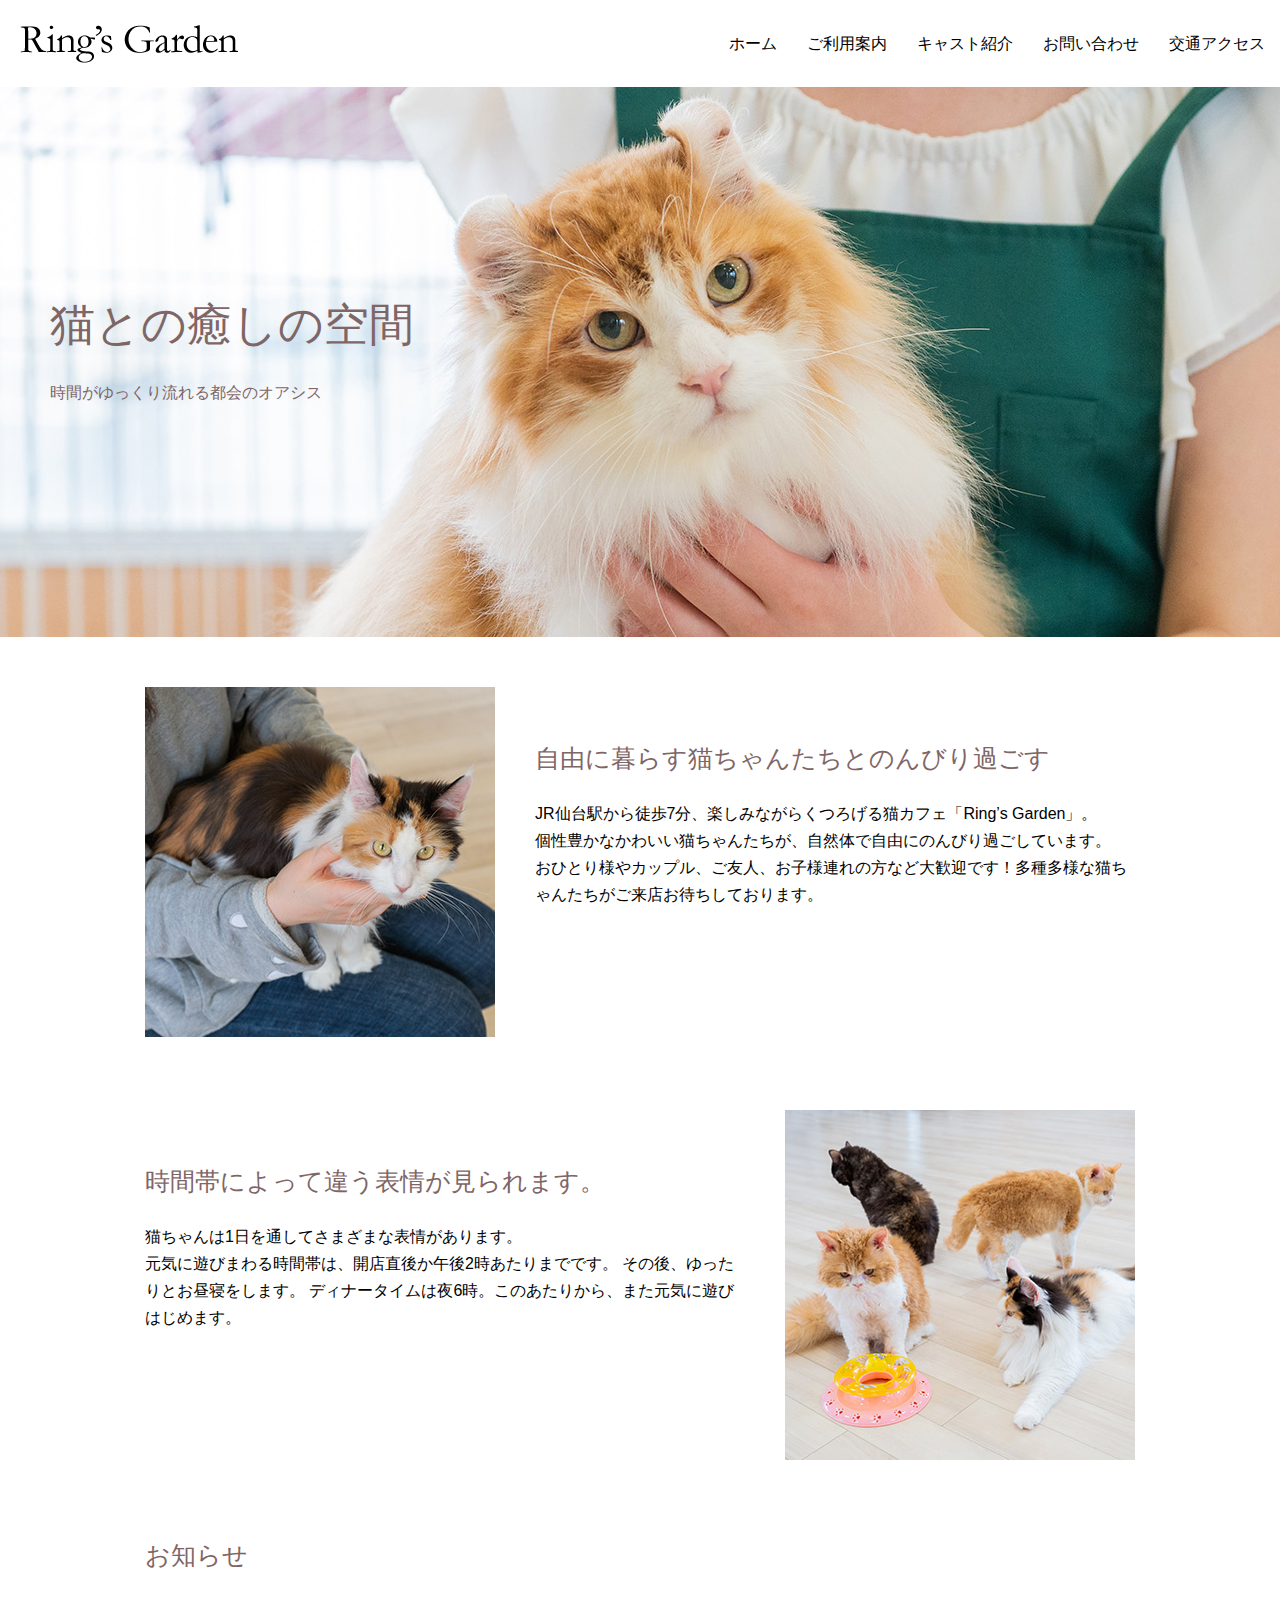
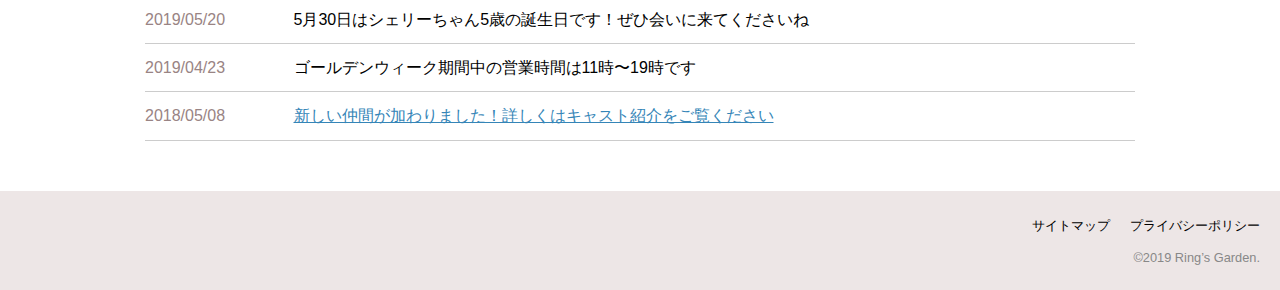
<file: index.html>
<!DOCTYPE html>
<html lang="ja">

    <!-- ↓ヘッド要素ー-->
    <head>
    <meta charset="UTF-8">
    
    <meta name="description"
          content="JR仙台駅から徒歩7分、楽しみながらくつろげる猫カフェ「Ring’s Garden」
        個性豊かな可愛い猫ちゃんたちが、自然体で自由にのんびり過ごしています。
            他ちゅ多様な猫ちゃんがご来店をお待ちしています。">
        
        <!-- ↓タイトル-->
        <title>
        Ring's Garden｜仙台市青葉区の猫カフェ
        </title>
        
        <!-- ↓cssの呼び出し-->
        
        <link rel="stylesheet"
        href="css/normalize.css">
        
        <link rel="stylesheet"
        href="css/style.css">
        
    </head>

    
<body class="home">
    
    <header>
        <!-- ↓ヘッダー要素の大見出し -->
        <h1><a href="index.html">
        <img src="images/logo.png" alt="Rings’ Garden"></a>
        </h1>
        
    
    <!-- ↓ナビゲーションバーの作成 -->
    <nav>
        <ul>
    <li><a href="index.html">ホーム</a></li>
    <li><a href="guide.html">ご利用案内</a></li>
    <li><a href="cast.html">キャスト紹介</a></li>
    <li><a href="contact.html">お問い合わせ</a></li>
    <li><a href="access.html">交通アクセス</a></li>
    </ul>

    </nav>
    </header>
    
    <!-- ↓メイン要素のマークアップ-->
    <main>
    <!-- ↓div要素を使ってmain要素をマークアップ-->
    <div class="visual">
        
        <p class="catch">猫との癒しの空間</p>
        <p>時間がゆっくり流れる都会のオアシス</p>
        </div>
    
    
        <!-- ↓便利なDiv -->
<div class="inner">
    
    
    <!-- section要素で一貫性を持たせる-->
    <section>
        
        <!-- ↓section div1回目 -->
        <div>
        <h2>自由に暮らす猫ちゃんたちとのんびり過ごす</h2>
        
        <p>JR仙台駅から徒歩7分、楽しみながらくつろげる猫カフェ「Ring’s Garden」。<br>
        個性豊かなかわいい猫ちゃんたちが、自然体で自由にのんびり過ごしています。<br>
        おひとり様やカップル、ご友人、お子様連れの方など大歓迎です！多種多様な猫ちゃんたちがご来店お待ちしております。</p>
        </div>
            <p><img src="images/top01.jpg" alt="抱っこされる猫ちゃん"></p>
        </section>
        

        <section>
        <!-- ↓section div2回目 -->
        <div>
            <h2>時間帯によって違う表情が見られます。</h2>
            <p>猫ちゃんは1日を通してさまざまな表情があります。<br>
            元気に遊びまわる時間帯は、開店直後か午後2時あたりまでです。
            その後、ゆったりとお昼寝をします。
            ディナータイムは夜6時。このあたりから、また元気に遊びはじめます。
            </p>
            </div>
        <p><img src="images/top02.jpg" alt="猫ちゃんたち"></p>
            

    </section>
<!-- ↑ 1sectionごとに画像と文章を囲む、-->
    
    <!-- ↓メイン要素終盤-->
    <h2>お知らせ</h2>
    
    <!-- ↓表要素の応用を用いてお知らせを記述-->
    <dl>
        
    <dt>2019/05/20</dt><!-- 表見出し-->
    <dd>5月30日はシェリーちゃん5歳の誕生日です！ぜひ会いに来てくださいね</dd><!-- 表段落-->
    
    <dt>2019/04/23</dt>
    <dd>ゴールデンウィーク期間中の営業時間は11時〜19時です
    </dd>
    
    <dt>2018/05/08</dt>
    <dd><a href="cast.html">新しい仲間が加わりました！詳しくはキャスト紹介をご覧ください</a>
        </dd>
</dl>
    </div>
    </main>
    <!-- ↑メイン要素終了 -->
    
    <!-- ↓初めてのフッタ -->
    <!-- ↓サイトマップ：プライバシーポリシーを記述-->
    
    <footer>
        
    <ul>
        <li>
            <a href="sitemap.html">サイトマップ</a>
        </li>
    
        <li>
            <a href="privacy.html">プライバシーポリシー</a>
        </li>
    </ul>
        <p>
            <!-- 著作権表記にはsmall要素を使う -->
            <small>
            &copy;2019 Ring’s Garden.
            </small>
            <!-- ↑ 特殊文字マークのプロパティ= 「&copy;」-->
        </p>
</footer>

</body>
    
</html>
</file>
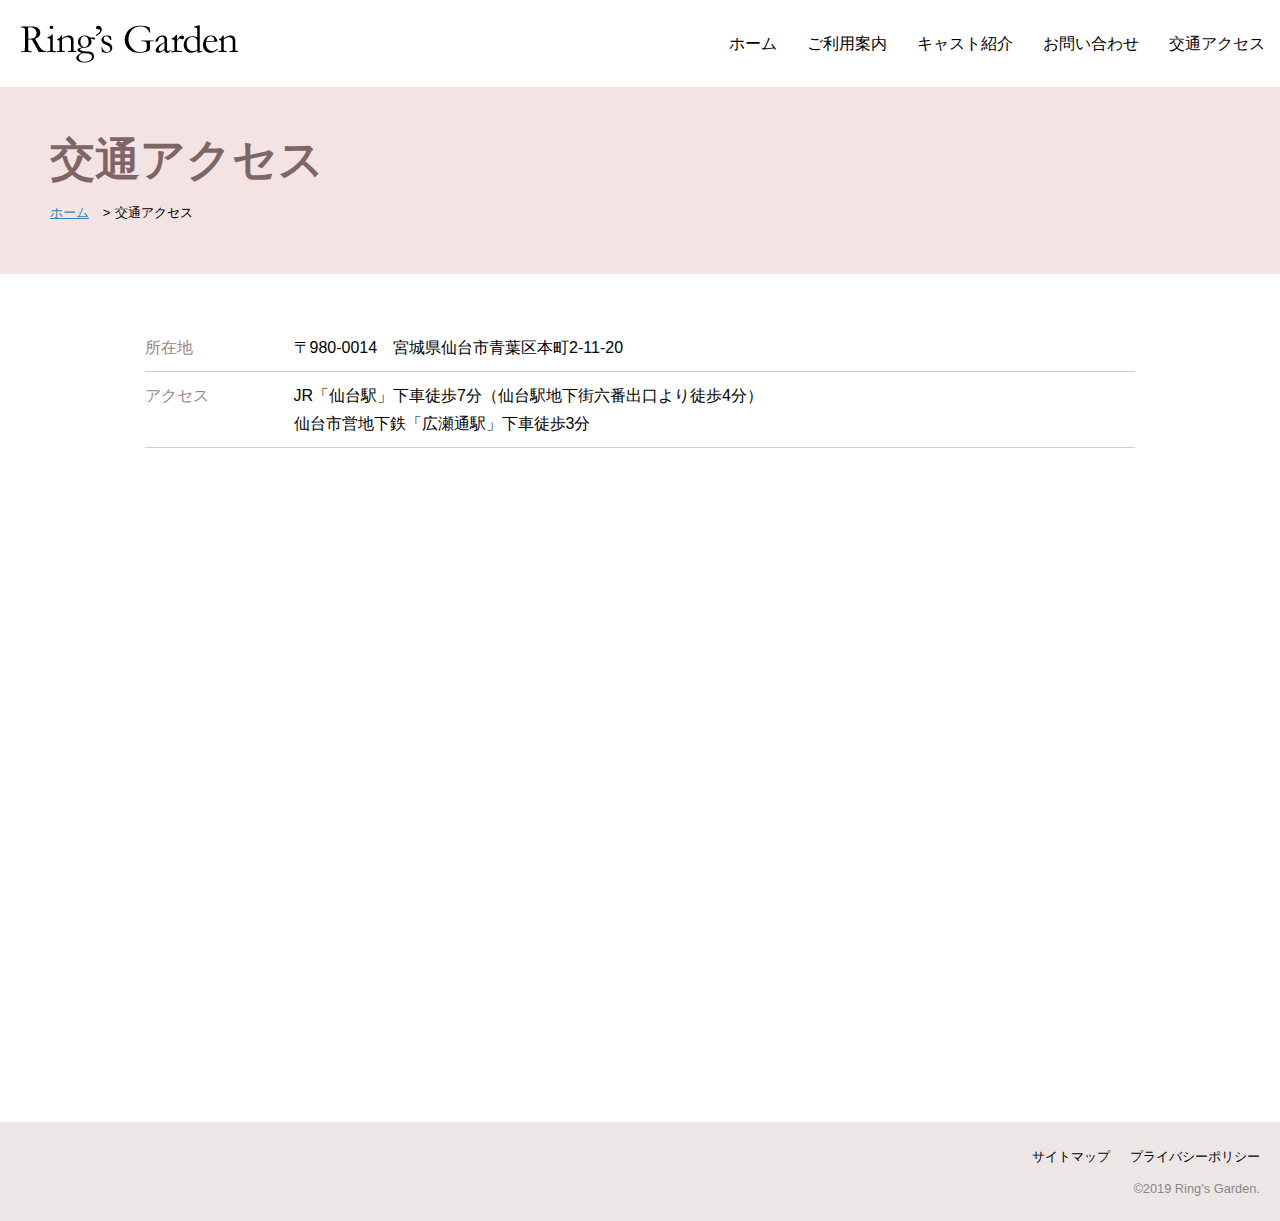
<file: access.html>
<!DOCTYPE html>
<html lang="ja">

    <!-- ↓ヘッド要素ー-->
    <head>
    <meta charset="UTF-8">
    
    <meta name="description"
          content="猫カフェ　「Ring's Garden」は宮城県仙台市青葉区本町にあります。
                   JR仙台駅から歩いて7分の場所です。仙台市営地下鉄「広瀬通駅
                   」からも徒歩3分です。
                   ">
        
        <!-- ↓タイトル-->
        <title>
        交通アクセス|Ring’es Garden
        </title>
        
        <!-- ↓cssの呼び出し-->
        
        <link rel="stylesheet"
        href="css/normalize.css">
        
        <link rel="stylesheet"
        href="css/style.css">
        
    </head>

    
<body class="access">
    
    <header>
        <!-- ↓ヘッダー要素の大見出し -->
        <h1><a href="index.html">
        <img src="images/logo.png" alt="Rings’ Garden"></a>
        </h1>
    
    
    <!-- ↓ナビゲーションバーの作成 -->
    <nav>
        <ul>
    <li><a href="index.html">ホーム</a></li>
    <li><a href="guide.html">ご利用案内</a></li>
    <li><a href="cast.html">キャスト紹介</a></li>
    <li><a href="contact.html">お問い合わせ</a></li>
    <li><a href="access.html">交通アクセス</a></li>
    </ul>

    </nav>
    </header>
    
    <!-- ↓メイン要素のマークアップ-->
    <main>
        
        
<!--パンくずリストをol、li要素で作る -->
        
    <div class="title">
        
        <h1>交通アクセス
        </h1>
        
        <ol>
        <li>
            <a href="index.html">ホーム</a>
            </li>
        <li>
        交通アクセス
        </li>
        </ol>
    
    </div>
    
    <!-- 遊ぶ猫の画像の呼び出し innner指定-->
    <!-- div要素で連続囲み -->

    <div class="inner">
    <dl>
    
    <dt>所在地</dt>
    <dd>〒980-0014　宮城県仙台市青葉区本町2-11-20
    </dd>
    
    <dt>アクセス</dt>
        <dd>JR「仙台駅」下車徒歩7分（仙台駅地下街六番出口より徒歩4分）<br>
        仙台市営地下鉄「広瀬通駅」下車徒歩3分
        </dd>
        </dl>
    
        <iframe src="https://www.google.com/maps/embed?pb=!1m18!1m12!1m3!1d3132.5849538772954!2d140.87381101532597!3d38.26593107967313!2m3!1f0!2f0!3f0!3m2!1i1024!2i768!4f13.1!3m3!1m2!1s0x5f8a2825d0aa0d27%3A0xaec2fec2c01b1661!2z44CSOTgwLTAwMTQg5a6u5Z-O55yM5LuZ5Y-w5biC6Z2S6JGJ5Yy65pys55S677yS5LiB55uu77yR77yR4oiS77yS77yQ!5e0!3m2!1sja!2sjp!4v1581226300740!5m2!1sja!2sjp" width="990" height="600" frameborder="0" style="border:0;" allowfullscreen=""></iframe>
        
    </div>

        
    
    
    
    </main>
    <!-- ↑メイン要素終了 -->
    
        
    <!-- ↓初めてのフッタ -->
    <!-- ↓サイトマップ：プライバシーポリシーを記述-->
        
    <footer>
        
    <ul>
        <li>
            <a href="sitemap.html">サイトマップ</a>
        </li>
    
        <li>
            <a href="privacy.html">プライバシーポリシー</a>
        </li>
    </ul>
        <p>
            <!-- 著作権表記にはsmall要素を使う -->
            <small>
            &copy;2019 Ring’s Garden.
            </small>
            <!-- ↑ 特殊文字マークのプロパティ= 「&copy;」-->
        </p>
</footer>

</body>

</html>
</file>
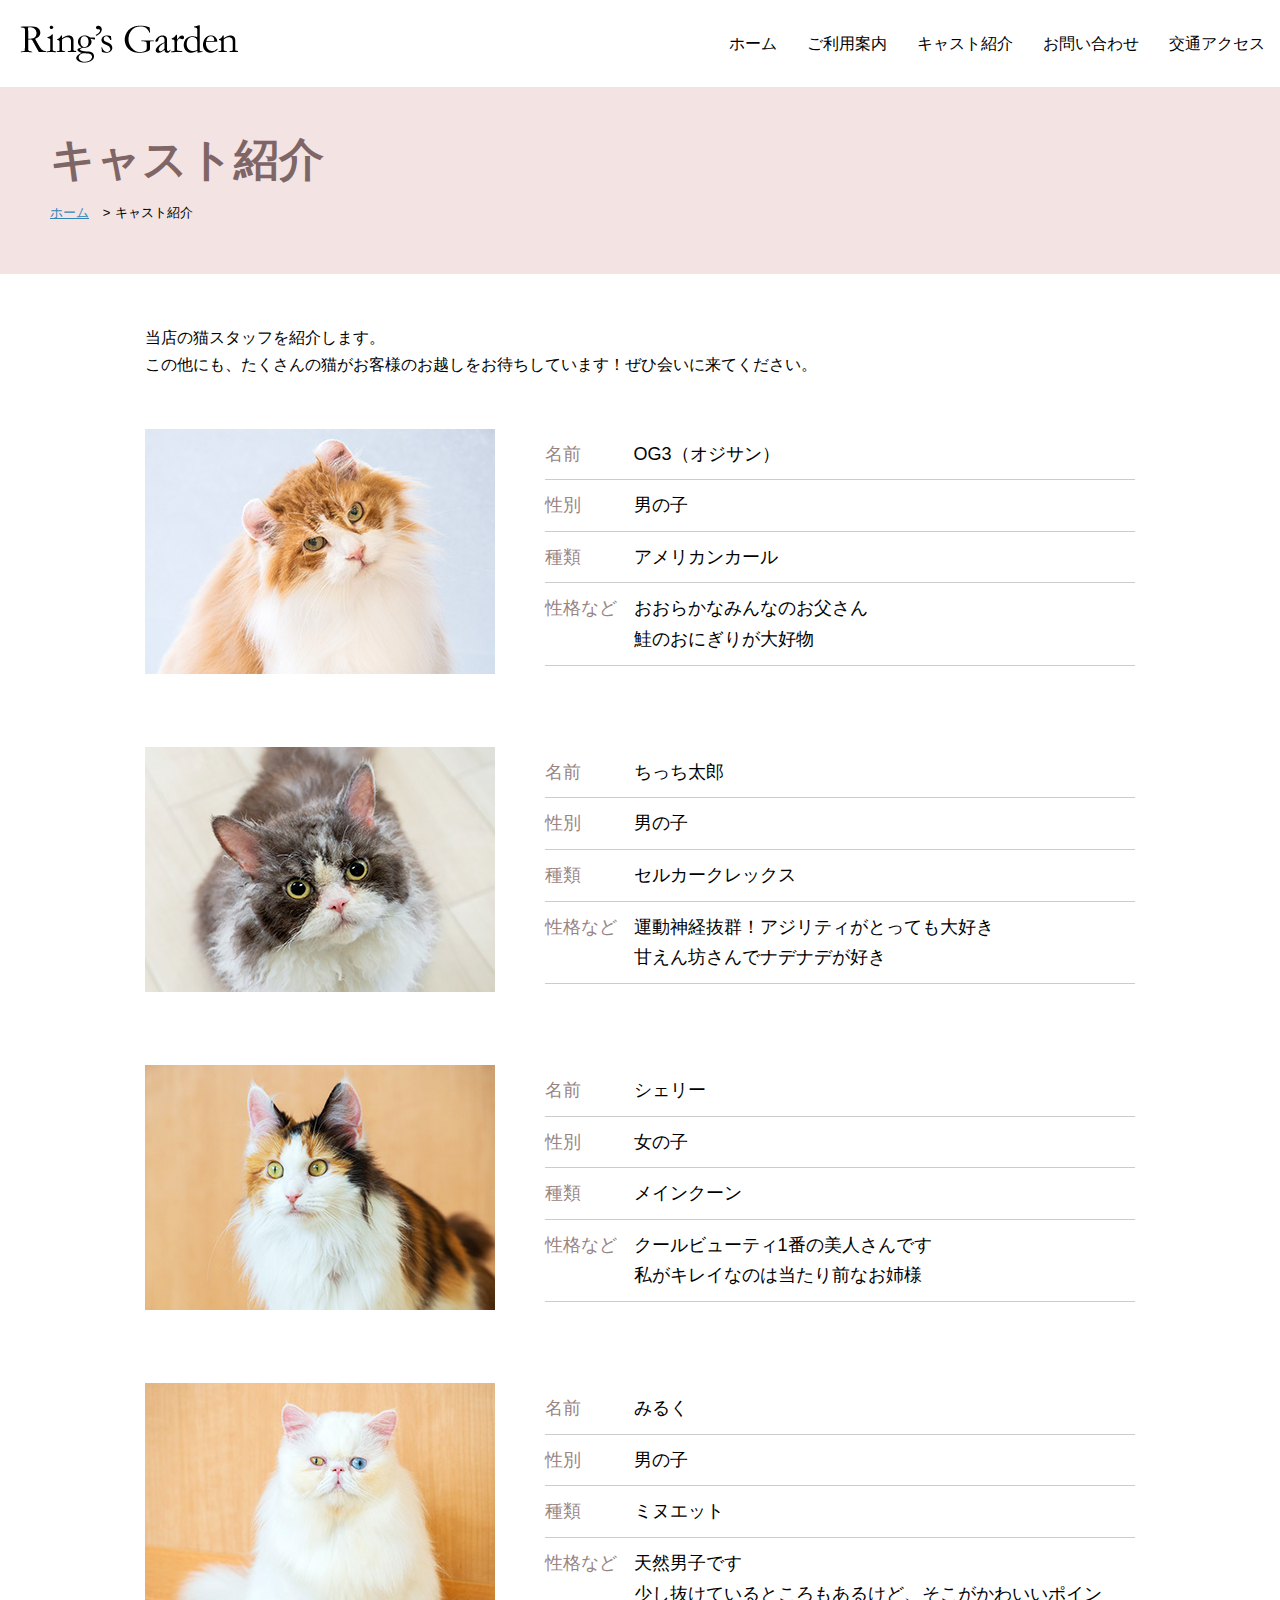
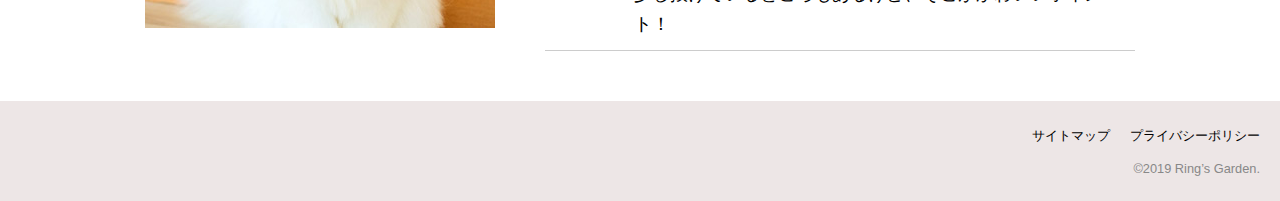
<file: cast.html>
<!DOCTYPE html>
<html lang="ja">

    <!-- ↓ヘッド要素ー-->
    <head>
    <meta charset="UTF-8">
    
    <meta name="description"
          content="猫カフェ　「Ring's Garden」は宮城県仙台市青葉区本町にあります。
                   JR仙台駅から歩いて7分の場所です。仙台市営地下鉄「広瀬通駅
                   」からも徒歩3分です。
                   ">
        
        <!-- ↓タイトル-->
        <title>
        キャストの紹介|Ring’es Garden
        </title>
        
        <!-- ↓cssの呼び出し-->
        
        <link rel="stylesheet"
        href="css/normalize.css">
        
        <link rel="stylesheet"
        href="css/style.css">
        
    </head>

    
<body class="cast">
    
    <header>
        <!-- ↓ヘッダー要素の大見出し -->
        <h1><a href="index.html">
        <img src="images/logo.png" alt="Rings’ Garden"></a>
        </h1>
    
    
    <!-- ↓ナビゲーションバーの作成 -->
    <nav>
        <ul>
    <li><a href="index.html">ホーム</a></li>
    <li><a href="guide.html">ご利用案内</a></li>
    <li><a href="cast.html">キャスト紹介</a></li>
    <li><a href="contact.html">お問い合わせ</a></li>
    <li><a href="access.html">交通アクセス</a></li>
    </ul>

    </nav>
    </header>
    
    <!-- ↓メイン要素のマークアップ-->
    <main>
    <!--パンくずリストをol、li要素で作る -->
        
    <div class="title">
    
        <h1>キャスト紹介
        </h1>
        
        <ol>
        <li>
            <a href="index.html">ホーム</a>
            </li>
        <li>
        キャスト紹介
        </li>
        </ol>
    
    </div>
    
    <!-- 遊ぶ猫の画像の呼び出し innner指定-->
    <!-- div要素で連続囲み -->

    <div class="inner">

    
        <p>当店の猫スタッフを紹介します。<br>
            この他にも、たくさんの猫がお客様のお越しをお待ちしています！ぜひ会いに来てください。
        </p>
        
        <div class="cast-profile">
        
            <p><img src="images/cast01.jpg" alt="0G3"></p>
        
            <dl>
            <dt>名前</dt><dd>OG3（オジサン）</dd>
            <dt>性別</dt><dd>男の子</dd>
            <dt>種類</dt><dd>アメリカンカール</dd>
            <dt>性格など</dt><dd>おおらかなみんなのお父さん<br>鮭のおにぎりが大好物</dd>
            
            </dl>
        </div>
        
            <div class="cast-profile">
                <p><img src="images/cast02.jpg" alt="ちっち太郎"></p>
                
                <dl>
            <dt>名前</dt><dd>ちっち太郎</dd>
            <dt>性別</dt><dd>男の子</dd>
            <dt>種類</dt><dd>セルカークレックス</dd>
            <dt>性格など</dt><dd>運動神経抜群！アジリティがとっても大好き<br>甘えん坊さんでナデナデが好き</dd>
            </dl>
            
        </div>
            
            <div class="cast-profile">
                <p><img src="images/cast03.jpg" alt="シェリー"></p>
            <dl>
            <dt>名前</dt><dd>シェリー</dd>
            <dt>性別</dt><dd>女の子</dd>
            <dt>種類</dt><dd>メインクーン</dd>
            <dt>性格など</dt><dd>クールビューティ1番の美人さんです<br>私がキレイなのは当たり前なお姉様</dd>
        </dl>
        </div>
    
        <div class="cast-profile">
        
            <p><img src="images/cast04.jpg" alt="みるく">
            </p>
            
            <dl>
            <dt>名前</dt><dd>みるく</dd>
            <dt>性別</dt><dd>男の子</dd>
            <dt>種類</dt><dd>ミヌエット</dd>
            <dt>性格など</dt><dd>天然男子です<br>少し抜けているところもあるけど、そこがかわいいポイント！</dd>
        </dl>
        
        </div>
        </div>
</main>
    <!-- ↑メイン要素終了 -->
    
        
    <!-- ↓初めてのフッタ -->
    <!-- ↓サイトマップ：プライバシーポリシーを記述-->
        
    <footer>
        
    <ul>
        <li>
            <a href="sitemap.html">サイトマップ</a>
        </li>
    
        <li>
            <a href="privacy.html">プライバシーポリシー</a>
        </li>
    </ul>
        <p>
            <!-- 著作権表記にはsmall要素を使う -->
            <small>
            &copy;2019 Ring’s Garden.
            </small>
            <!-- ↑ 特殊文字マークのプロパティ= 「&copy;」-->
        </p>
</footer>

</body>

</html>
</file>
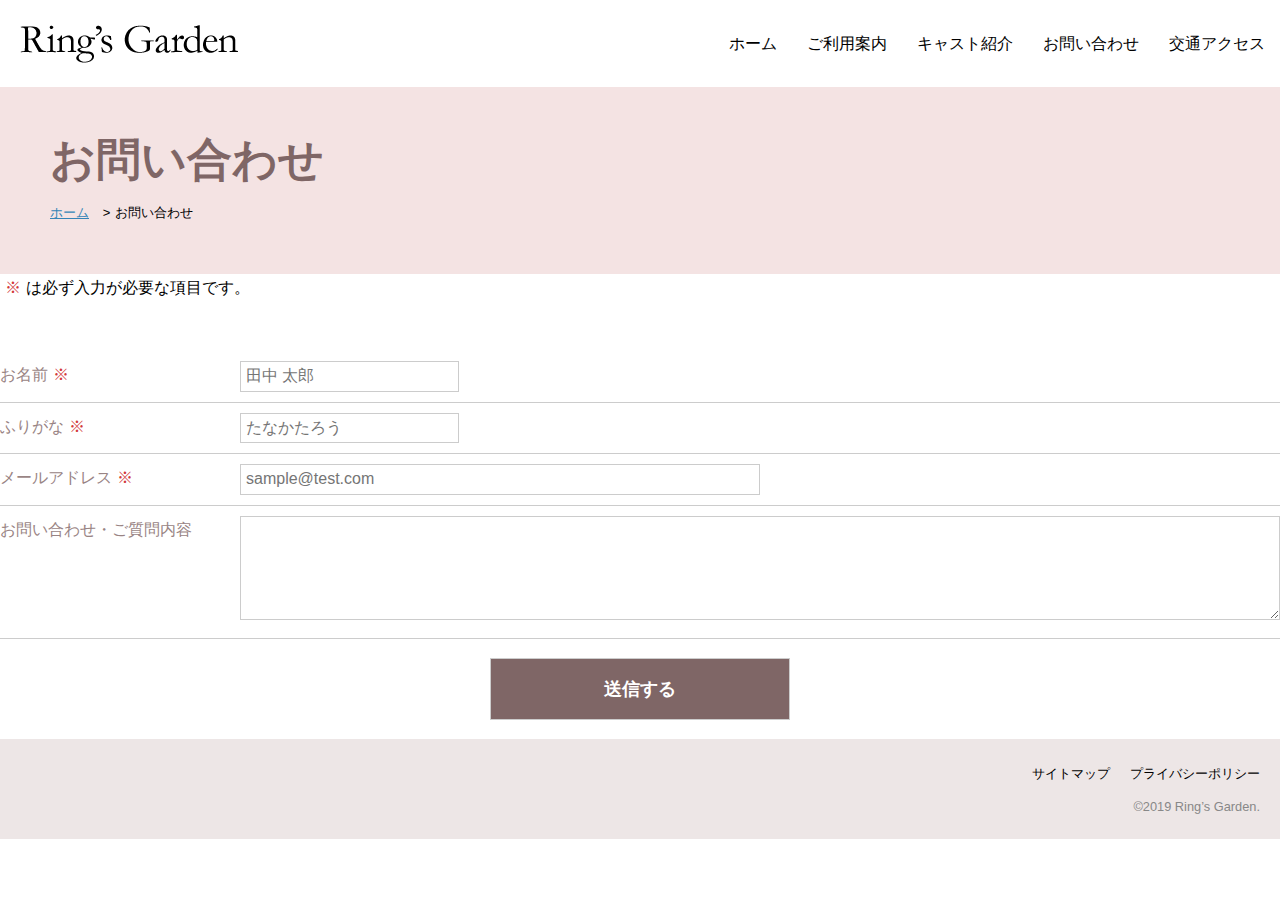
<file: contact.html>
<!DOCTYPE html>
<html lang="ja">

    <!-- ↓ヘッド要素ー-->
    <head>
    <meta charset="UTF-8">
    
    <meta name="description"
          content="猫カフェ　「Ring's Garden」は宮城県仙台市青葉区本町にあります。
                   JR仙台駅から歩いて7分の場所です。仙台市営地下鉄「広瀬通駅
                   」からも徒歩3分です。
                   ">
        
        <!-- ↓タイトル-->
        <title>
        お問い合わせ|Ring’es Garden
        </title>
        
        <!-- ↓cssの呼び出し-->
        
        <link rel="stylesheet"
        href="css/normalize.css">
        
        <link rel="stylesheet"
        href="css/style.css">
        
    </head>

    
<body class="contact">
    
    <header>
        <!-- ↓ヘッダー要素の大見出し -->
        <h1><a href="index.html">
        <img src="images/logo.png" alt="Rings’ Garden"></a>
        </h1>
    
    
    <!-- ↓ナビゲーションバーの作成 -->
    <nav>
        <ul>
    <li><a href="index.html">ホーム</a></li>
    <li><a href="guide.html">ご利用案内</a></li>
    <li><a href="cast.html">キャスト紹介</a></li>
    <li><a href="contact.html">お問い合わせ</a></li>
    <li><a href="access.html">交通アクセス</a></li>
    </ul>

    </nav>
    </header>
    
    <!-- ↓メイン要素のマークアップ-->
    <main>
    <!--パンくずリストをol、li要素で作る -->
        
    <div class="title">
    
        <h1>お問い合わせ
        </h1>
        
        <ol>
        <li>
            <a href="index.html">ホーム</a>
            </li>
        <li>
        お問い合わせ
        </li>
        </ol>
    
    </div>
    
    <!-- div要素で連続囲み -->

    <div class="main">
        <!-- spanは、後にCSSで記述 -->
        
        <p><span class="must">※</span>は必ず入力が必要な項目です。</p>
    <form action="program.php" method="post">
        
        <!--名前 振り仮名 メールアドレス お問い合わせ・質問の5つの項目-->
        <!-- 説明文→書き込み欄→書き込み背景の順 -->
        
        <dl>
            <dt>お名前<span class="must">※</span></dt>
        <dd>
            
        <input type="text" name="name" required placeholder="田中 太郎">
            </dd>
            
        <dt>ふりがな<span class="must">※</span></dt>
            
            <dd>
            <input type="text" name="kana" required placeholder="たなかたろう">
            </dd>
            
        <dt>メールアドレス<span class="must">※</span></dt>
            
            <dd><input type="email" name="email" required placeholder="sample@test.com">
            </dd>
        
            <dt>お問い合わせ・ご質問内容</dt>
            <dd><textarea name="comment" cols="20"
                          rows="5"></textarea>
            </dd>
                
        </dl>
        
        <p class="submit">
        <input type="submit"
        name="submit" value="送信する"></p>
        
        </form>
        
    
</div>
</main>
    <!-- ↑メイン要素終了 -->
    
        
    <!-- ↓初めてのフッタ -->
    <!-- ↓サイトマップ：プライバシーポリシーを記述-->
        
    <footer>
        
    <ul>
        <li>
            <a href="sitemap.html">サイトマップ</a>
        </li>
    
        <li>
            <a href="privacy.html">プライバシーポリシー</a>
        </li>
    </ul>
        <p>
            <!-- 著作権表記にはsmall要素を使う -->
            <small>
            &copy;2019 Ring’s Garden.
            </small>
            <!-- ↑ 特殊文字マークのプロパティ= 「&copy;」-->
        </p>
</footer>

</body>

</html>
</file>
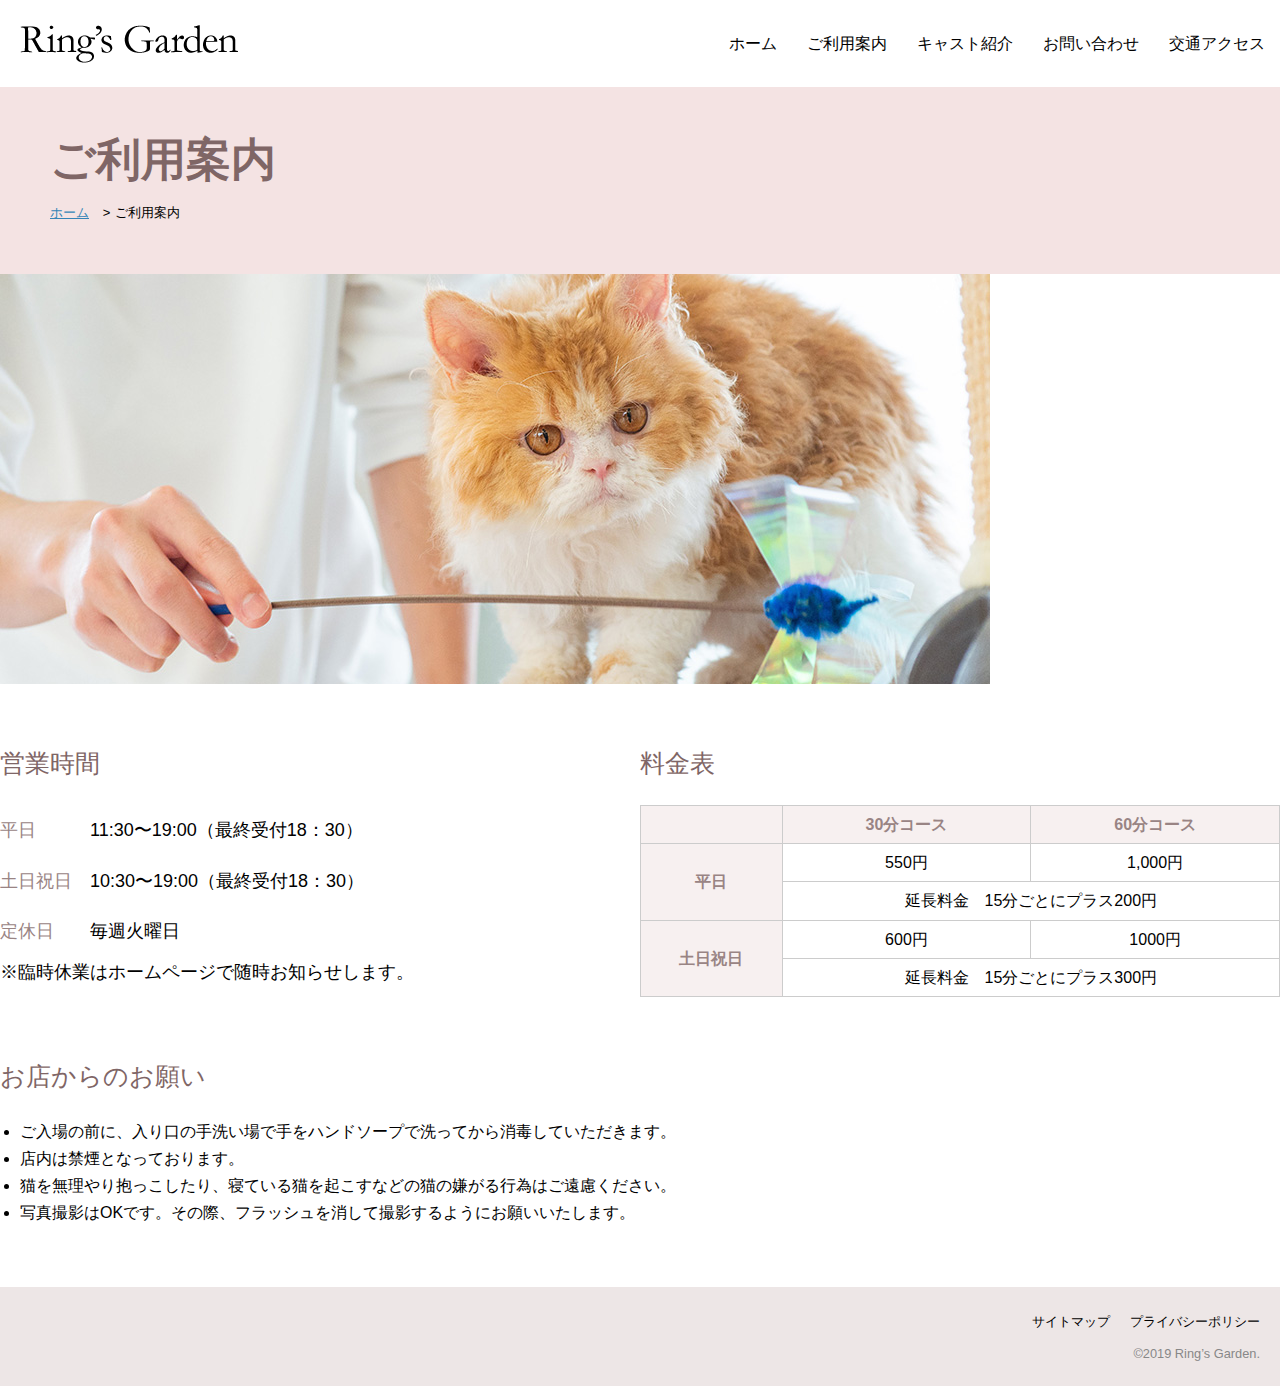
<file: guide.html>
<!DOCTYPE html>
<html lang="ja">

    <!-- ↓ヘッド要素ー-->
    <head>
    <meta charset="UTF-8">
    
    <meta name="description"
          content="JR仙台駅から徒歩7分、楽しみながらくつろげる猫カフェ「Ring’s Garden」
        のご利用方法を紹介します。
    最短30分からご利用いただけます。営業時間や料金表、ご利用上の注意事項はこちらでご確認ください。">
        
        <!-- ↓タイトル-->
        <title>
        ご利用案内|Ring’es Garden
        </title>
        
        <!-- ↓cssの呼び出し-->
        
        <link rel="stylesheet"
        href="css/normalize.css">
        
        <link rel="stylesheet"
        href="css/style.css">
        
    </head>

    
<body class="guide">
    
    <header>
        <!-- ↓ヘッダー要素の大見出し -->
        <h1><a href="index.html">
        <img src="images/logo.png" alt="Rings’ Garden"></a>
        </h1>
        
    
    <!-- ↓ナビゲーションバーの作成 -->
    <nav>
        <ul>
    <li><a href="index.html">ホーム</a></li>
    <li><a href="guide.html">ご利用案内</a></li>
    <li><a href="cast.html">キャスト紹介</a></li>
    <li><a href="cast.html">お問い合わせ</a></li>
    <li><a href="access.html">交通アクセス</a></li>
    </ul>

    </nav>
    </header>
    
    <!-- ↓メイン要素のマークアップ-->
    <main>
        
        
<!--パンくずリストをol、li要素で作る -->
        
        <div class="title">
        
        <h1>ご利用案内
        </h1>
        
        <ol>
        <li>
            <a href="index.html">ホーム</a>
            </li>
        <li>
            ご利用案内
            </li>
    </ol>
    </div>

        
    <!-- 遊ぶ猫の画像の呼び出し innner指定-->
    <!-- div要素で連続囲み -->

    <div class="innner">

    <img src="images/guide.jpg"
         alt="おもちゃで遊ぶ猫ちゃん">
    </div>
        
    <div class="about">
    <div>
    
    <!-- 定義リストで利用時間紹介 -->
        
    <h2>営業時間</h2>
    <dl>
        <dt>平日</dt>
        
        <dd>
        11:30〜19:00（最終受付18：30）
        </dd>
        <dt>土日祝日</dt>
        
        <dd>
        10:30〜19:00（最終受付18：30）
        </dd>
        
        <dt>
        定休日
        </dt>
        
        <dd>
        毎週火曜日
        </dd>
        
        <p>
        ※臨時休業はホームページで随時お知らせします。
        </p>
        
        </dl>
    </div>
    
    <!-- table要素で料金表を紹介 -->
    
    <div>
        <h2>料金表</h2>
    <table>
        <tr>
        <th></th>
        <th>
            30分コース
        </th>
        <th>
            60分コース
            </th>
        </tr>
        
        <tr><th rowspan="2">平日</th><td>550円</td>
            <td>1,000円</td>
        </tr>
        
        <tr><td colspan="2">延長料金　15分ごとにプラス200円
            </td>
        </tr>
        
        <tr><th rowspan="2">土日祝日</th><td>600円</td><td>1000円</td>
        </tr>
        
        <tr><td colspan="2">延長料金　15分ごとにプラス300円</td></tr>
        </table>
        
        </div>
        </div>

        <h2>お店からのお願い</h2>
        <ul>
            
        <li>
            ご入場の前に、入り口の手洗い場で手をハンドソープで洗ってから消毒していただきます。
            </li>
        
        <li>
            店内は禁煙となっております。
            </li>
        
        <li>
            猫を無理やり抱っこしたり、寝ている猫を起こすなどの猫の嫌がる行為はご遠慮ください。
            </li>
        
        <li>
            写真撮影はOKです。その際、フラッシュを消して撮影するようにお願いいたします。
            </li>
        </ul>
        
    
    
    </main>
    <!-- ↑メイン要素終了 -->
    
        
    <!-- ↓初めてのフッタ -->
    <!-- ↓サイトマップ：プライバシーポリシーを記述-->
        
    <footer>
        
    <ul>
        <li>
            <a href="sitemap.html">サイトマップ</a>
        </li>
    
        <li>
            <a href="privacy.html">プライバシーポリシー</a>
        </li>
    </ul>
        <p>
            <!-- 著作権表記にはsmall要素を使う -->
            <small>
            &copy;2019 Ring’s Garden.
            </small>
            <!-- ↑ 特殊文字マークのプロパティ= 「&copy;」-->
        </p>
</footer>

</body>

</html>
</file>
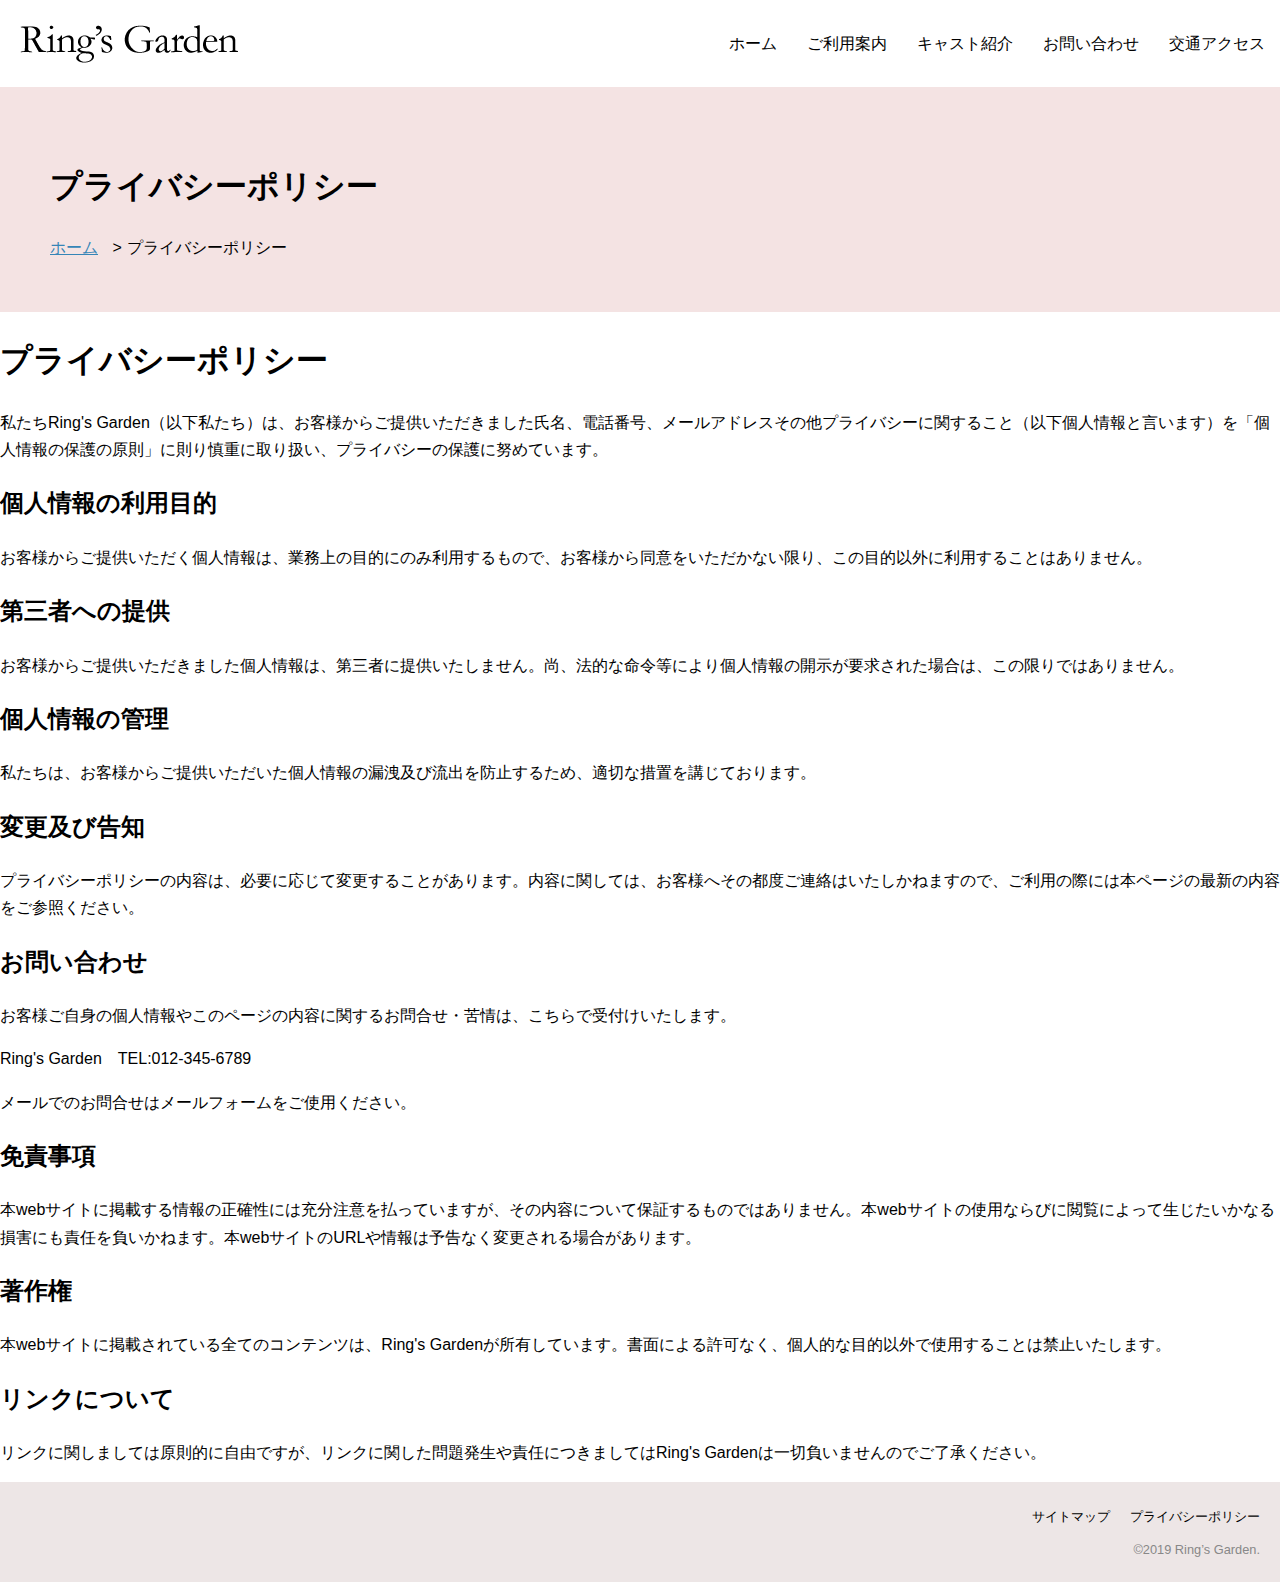
<file: privacy.html>
<!DOCTYPE html>
<html lang="ja">

    <!-- ↓ヘッド要素ー-->
    <head>
    <meta charset="UTF-8">
    
    <meta name="description"
        content="宮城県仙台市の猫カフェ「Ring's Garden」のプライバシーポリシーページです。当カフェをご利用する際にご一読ください。">
        
        <!-- ↓タイトル-->
        <title>
        プライバシーポリシー｜Ring's Garden
        </title>
        
        <!-- ↓cssの呼び出し-->
        
        <link rel="stylesheet"
        href="css/normalize.css">
        
        <link rel="stylesheet"
        href="css/style.css">
        
</head>

<body class="privacy">
<header>
        <!-- ↓ヘッダー要素の大見出し -->
        <h1><a href="index.html">
        <img src="images/logo.png" alt="Rings’ Garden"></a>
        </h1>
    
    <!-- ↓ナビゲーションバーの作成 -->
    <nav>
        <ul>
    <li><a href="index.html">ホーム</a></li>
    <li><a href="guide.html">ご利用案内</a></li>
    <li><a href="cast.html">キャスト紹介</a></li>
    <li><a href="contact.html">お問い合わせ</a></li>
    <li><a href="access.html">交通アクセス</a></li>
    </ul>

    </nav>
    </header>
    
    <div class="title">
        <h1>プライバシーポリシー</h1>

        <ol>
            <li>
                <a href="index.html">ホーム</a>
            </li>
            <li>プライバシーポリシー</li>
        </ol>
    </div>

    <div class="innner">
        <div class="about">
            <h1>プライバシーポリシー</h1>
        <p>私たちRing's Garden（以下私たち）は、お客様からご提供いただきました氏名、電話番号、メールアドレスその他プライバシーに関すること（以下個人情報と言います）を「個人情報の保護の原則」に則り慎重に取り扱い、プライバシーの保護に努めています。</p>

        <h2>個人情報の利用目的</h2>
        <p>お客様からご提供いただく個人情報は、業務上の目的にのみ利用するもので、お客様から同意をいただかない限り、この目的以外に利用することはありません。</p>

        <h2>第三者への提供</h2>
        <p>お客様からご提供いただきました個人情報は、第三者に提供いたしません。尚、法的な命令等により個人情報の開示が要求された場合は、この限りではありません。</p>

        <h2>個人情報の管理</h2>
        <p>私たちは、お客様からご提供いただいた個人情報の漏洩及び流出を防止するため、適切な措置を講じております。</p>

        <h2>変更及び告知</h2>
        <p>プライバシーポリシーの内容は、必要に応じて変更することがあります。内容に関しては、お客様へその都度ご連絡はいたしかねますので、ご利用の際には本ページの最新の内容をご参照ください。</p>

        <h2>お問い合わせ</h2>
        <p>お客様ご自身の個人情報やこのページの内容に関するお問合せ・苦情は、こちらで受付けいたします。</p>
        <p>Ring's Garden　<tel>TEL:012-345-6789</tel></p>
        <span>メールでのお問合せはメールフォームをご使用ください。</span>

        <h2>免責事項</h2>
        <p>本webサイトに掲載する情報の正確性には充分注意を払っていますが、その内容について保証するものではありません。本webサイトの使用ならびに閲覧によって生じたいかなる損害にも責任を負いかねます。本webサイトのURLや情報は予告なく変更される場合があります。</p>

        <h2>著作権</h2>
        <p>本webサイトに掲載されている全てのコンテンツは、Ring's Gardenが所有しています。書面による許可なく、個人的な目的以外で使用することは禁止いたします。</p>

        <h2>リンクについて</h2>
        <p>リンクに関しましては原則的に自由ですが、リンクに関した問題発生や責任につきましてはRing's Gardenは一切負いませんのでご了承ください。</p>
    </div>
    </div>
    
<footer>
    <ul>
        <li>
            <a href="sitemap.html">サイトマップ</a>
        </li>
    
        <li>
            <a href="privacy.html">プライバシーポリシー</a>
        </li>
    </ul>
        <p>
            <!-- 著作権表記にはsmall要素を使う -->
            <small>
            &copy;2019 Ring’s Garden.
            </small>
            <!-- ↑ 特殊文字マークのプロパティ= 「&copy;」-->
        </p>
</footer>

</body>
    
</html>
</file>
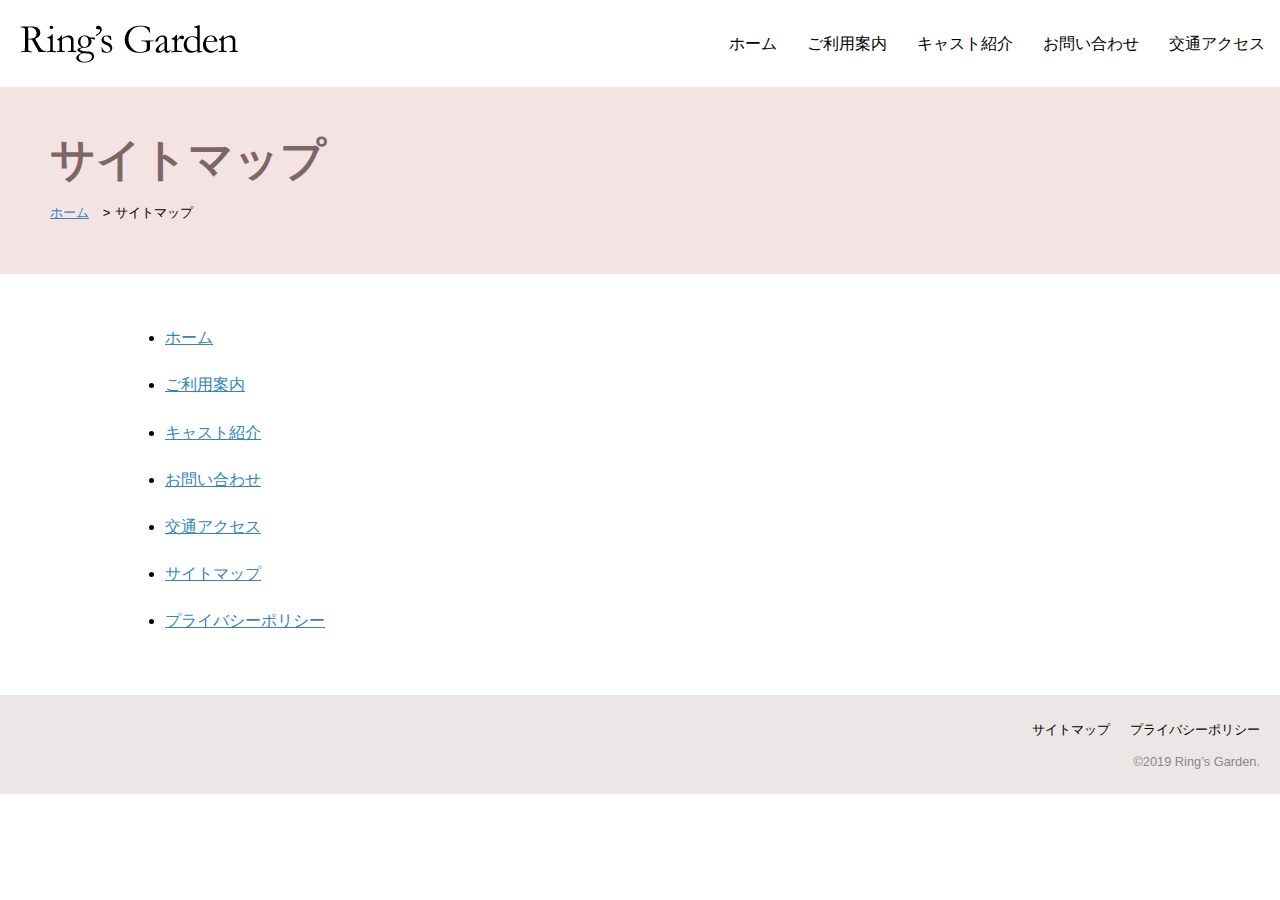
<file: sitemap.html>
<!DOCTYPE html>
<html lang="ja">

    <!-- ↓ヘッド要素ー-->
    <head>
    <meta charset="UTF-8">
    
    <meta name="description"
          content="宮城県仙台市の猫カフェ「Ring's Garden」のサイトマップを紹介します。ご利用案内、キャスト紹介などのページがございます。">
        
        <!-- ↓タイトル-->
        <title>
        サイトマップ|Ring’es Garden
        </title>
        
        <!-- ↓cssの呼び出し-->
        
        <link rel="stylesheet"
        href="css/normalize.css">
        
        <link rel="stylesheet"
        href="css/style.css">
        
    </head>

    
<body class="sitemap">
    
    <header>
        <!-- ↓ヘッダー要素の大見出し -->
        <h1><a href="index.html">
        <img src="images/logo.png" alt="Rings’ Garden"></a>
        </h1>
    
    
    <!-- ↓ナビゲーションバーの作成 -->
    <nav>
        <ul>
    <li><a href="index.html">ホーム</a></li>
    <li><a href="guide.html">ご利用案内</a></li>
    <li><a href="cast.html">キャスト紹介</a></li>
    <li><a href="contact.html">お問い合わせ</a></li>
    <li><a href="access.html">交通アクセス</a></li>
    </ul>

    </nav>
    </header>
    
    <!-- ↓メイン要素のマークアップ-->
    <main>
    <!--パンくずリストをol、li要素で作る -->
        
    <div class="title">
    
        <h1>サイトマップ
        </h1>
        
        <ol>
        <li>
            <a href="index.html">ホーム</a>
            </li>
        <li>
        サイトマップ
        </li>
        </ol>
    
    </div>
    
    <!-- div要素囲み -->

    <div class="inner">
         <ul>
        <li><a href="index.html">ホーム</a></li>
        <li><a href="guide.html">ご利用案内</a></li>
        <li><a href="cast.html">キャスト紹介</a></li>
        <li><a href="contact.html">お問い合わせ</a></li>
        <li><a href="access.html">交通アクセス</a></li>
        <li><a href="sitemap.html">サイトマップ</a></li>
        <li><a href="privacypolicy.html">プライバシーポリシー</a></li>
    
        </ul>
</div>
</main>
    <!-- ↑メイン要素終了 -->
    
        
    <!-- ↓初めてのフッタ -->
    <!-- ↓サイトマップ：プライバシーポリシーを記述-->
        
    <footer>
        
    <ul>
        <li>
            <a href="sitemap.html">サイトマップ</a>
        </li>
    
        <li>
            <a href="privacy.html">プライバシーポリシー</a>
        </li>
    </ul>
        <p>
            <!-- 著作権表記にはsmall要素を使う -->
            <small>
            &copy;2019 Ring’s Garden.
            </small>
            <!-- ↑ 特殊文字マークのプロパティ= 「&copy;」-->
        </p>
</footer>

</body>

</html>
</file>
<file: css/style.css>
/*文字エンコーディング*/
@charset "UTF-8";

/*↓body要素すべての文字をデザイン*/
body{

line-height: 1.7;/*行間の指定*/
font-size: 16px;/*文字の大きさ*/

    /*↓文字フォントの指定 適用させたい順に
    記述する。*/
    font-family: -apple-system,BlinkMacsystemFont, "Helvetica Neue","游ゴシック medium", YugothicM, "Hiragino kaku Gothic ProN",
    Meiryo, sans-serif;
    
}

/*↑"Helvetica Neue"ヘルベチカフォント*/
/*↑游ゴシック(ゆうゴシック＝游書体（ゆう書体）)
*/

/*↓アンカー要素の装飾。疑似クラスを使用*/
/*↓訪問前が青。訪問後が紫という指定*/


/*リンクを指定してリンクは基本ブルー*/
a,a:link{
    color:#3585b7;
}


/*visitedプロパティでアクセス後に紫にする*/
a:visited{
    color:#6252b7;
}


/*ホバープロパティでマウスを合わせた時に、下線削除*/
a:hover{
    /*テキストの初期化*/
    text-decoration:none;
    /*濃色の黒*/
    color: #555;
}


/*どこのコードを記述しているのかわかりやすくするため、大枠の要素をコメントアウトとして記述する*/


/*  header  */

/*ヘッダーをまず編集する*/

/*ロゴ・ホーム〜交通アクセスを編集*/
/*横並びにするdisplay:flexセレクタ*/
header{
    display:flex;
}

/*左すぎるロゴを少し右寄りに空白を少しおく*/
/*行き先は上 右 下 左 で上と左に20の空白を置いたmarginで*/
header h1{
    margin: 25px 0 0 20px;
}


/*  ホームといったナビゲーションリンクを右詰めにレイアウト    */

header nav{
    margin: 0 0 0 auto;
}
/*↑記述は上・右・下・左*/

/*
ホームとヘッダーで囲ったnav要素の編集

・list styleでhtmlの箇条書きの『●』を削除
・上下に余白を持たせ、
・paddingで余計な余白をカット
・display:flexで横並びに*/
header nav ul
{
    list-style-type:none;
    margin:20px 0;
    padding: 0;
    display:flex;
}


/*head内のリンクをデザインする*/


/*ヘッダの中のリンクを指定：<a>アンカ*/
header nav ul li a,
/*ヘッダー内のリンクに触れても指定<link>*/
header nav ul li a:link,
/*リンク滞在したらまで指定<visited>*/
header nav ul li a:visited{
    
    /*ブロックレベルに昇華させ、細部まで触れるようにする。*/
    display:block;
    
    /*余白削除 上下10px 左右15PX*/
    padding: 10px 15px;
    
    /*htmlの基本装飾の下線をリセット*/
    text-decoration:none;
    /*基本のナビゲーションリンクは黒*/
    color: #000;
}


/*ホーム〜交通アクセスは、マウスカーソルを当てた時若干浮く感じで色は黒がイイ*/

/*a:hover{}colorはブラック*/
header nav ul li a:hover{
    color:#000;
}

/* footer */
/*フッター要素にスモークピンクの背景色*/

/*background背景*/
footer{
    background: #ede6e6;
    /*要素は 上下左右20PX*/
    padding: 20px;
}

/*ul要素の『•』を削除*/
/*margin_上下 左 右に6pxの余白*/
/*リンクが乱れ打ちしないように値を絞る*/
/*flexで横並び*/
/*flex-endで右揃え*/
footer ul{
    list-style-type: none;
    margin: 0 0 5px;
    padding: 0;
    display: flex;
    justify-content: flex-end;
}


/*サイトマップのリンクリストの余白を絞る。
上下左を0, 右だけ20PXでfooter指定の20PXと同じ値にしておく*/
footer ul li{
    margin: 0 0 0 20px;
}


/*  ※nav要素と書式を同じにする  */


/*html要素のnav『・』を削除*/
/*文字サイズを13pxで小さく*/
/*色は黒*/

footer ul li a,
footer ul li a:link,
footeer ul li a:visited{
    text-decoration: none;
    font-size: 13px;
    color: #000;
}

/*マウスカーソルを当てると色が変化*/
footer ul li a:hover{
    color: #888;
}

/*  ※©️著作権表記  */
/*上段のサイトマップと空白を揃える*/
/*右揃え*/
/*カラーコード灰色*/
footer p{
    margin: 0;
    text-align: right;
    color: #888
}


/* main */


/*  ※自由にクラス〜時間帯によって〜までの記述  */
/*innerクラスの呼び出し*/
/*幅990px*/
/*余白を上下50px autoで左右中央寄せ*/
main .inner{
    width: 990px;
    margin: 50px auto;
}


/*余白の要素を上下50px 左0 右20px*/
/*font-weight：フォントの重み・厚さ*/
/*フォントの大きさ*/
/*文字色は濃いピンクを指定*/

main h2{
    margin: 50px 0 20px;
    font-weight:normal;
    font-size: 25px;
    color: #7f6666;
}


/*  ※中心の写真のこと  */
/*classパス main→p要素まで。ここではp要素に写真を採用*/
/*写真の余白指定*/
main p{
    margin: 0 0 15px;
}

/*  ※お知らせを記述  */
/*

/*dl要素の幅とコンテンツを同じサイズにするためwidthプロパティを100%にする*/
main dl{
    width:100%;
}


/*float要素を使用し、dt<日付・
定義>の下にdl<お知らせ・段落>
を右から回り込ませる
*/


/*dt要素自体回り込まないように
*/
main dl dt{
    float:left;
    clear:both;
/*動作確認*/
    
    /*上下10px左右0*/
    /*カラーはグレー*/
    padding: 10px 0;
    color: #998484;
}


/*border-bottom 下線を引く：色はグレー*/
/*余白0*/
/*サイトマップから距離を取るため、15pxほど全体を離す。*/

main dl dd{
    border-bottom: solid 1px #ccc;
    margin: 0;
    padding: 10px 0 10px 15%;
}


main ul{
    margin: 0 0 60px;
    padding: 0 0 0 20px;
}



/* home */

/*
・class-visualを呼び出し
・background:背景画像の指定
・no-繰り返しなし center-中央 top-上
・高さ550-
・余白上下200-右左50
・枠線サイズに合わせる
*/

.home main .visual{

background:url(../images/visual.jpg)
    no-repeat center top;
    
    height: 550px;
    padding: 200px 50px 50px;
    box-sizing: border-box;
}

/*
・背景画像の見出しの色を指定
*/
.home main .visual p {
    color: #7f6666;
}

/*
・フォントサイズを指定
*/
.home main .visual p.catch{
    font-size: 45px;
}

/*↓section要素へ
・flexに指定
・余白をすべて50px開ける
*/
.home main section{
    display: flex;
    margin-top: 50px;
}

/*
・section内のdiv（自由に暮らす猫ちゃん）
・テキストと写真の間に余白を作る
*/
.home main section div{
    padding: 0 40px 0 0 ;
}


/*
・mainclassの子要素に擬似クラス指定
・row-reverseで右から左に並べかえる
*/
.home main section:first-child{
    flex-direction: row-reverse;
}

/*順序を逆にする書式のクリア*/
.home main section:first-child div
{
    padding: 0 0 0 40px;
}


/*ホーム以外のページを記述*/
/*
・ご利用案内の背景を記述
・余白を50開ける
・色は薄紫
*/

main .title{
    padding: 50px;
    background: #f4e3e3;
}

/*ご利用案内の文字を修正
・他の要素との隙間をなくす
・1行の高さを1文字分高くする
・フォントサイズ45px
・色が濃い紫
*/
main .title h1{
    margin: 0;
    line-height: 1;
    font-size: 45px;
    color: #7f6666;
}

/*パンくずリストについて書式を指定
・htmlの『・』を削除
・20pxの余白を上に開ける
・周りの空白を削除
・flexを指定し横並びに
*/
main .title ol{
    list-style-type: none;
    margin:20px 0 0;
    padding: 0;
    display: flex;
}

/*パンくずリストのフォント
・titleを呼び出しパンクズすべてのフォントサイズを13に
*/
main .title ol li{
    font-size: 13px;
}

/*パンクズリストの「>」を加える
・余白を右を5px、左を10pxだけ開ける
*/
main .title ol li::after{
    content: ">";
    margin: 0 5px 0 10px;
}

/*ホーム > ご利用案内の打ち消し
・ご利用案内のリンクが不要なので
last-childで打ち消し
*/
main .title ol li:last-child::after{
    content: none;
}

/*おもちゃで遊ぶ猫ちゃんの位置調整*/


/* guide */
/*営業時間と料金表を記述*/

/*営業時間と料金表を横並びに*/
.guide main .about{
    display: flex;
}

/*内側のdivの幅を50%にする*/
.guide main .about div{
    width: 50%;
}

/*営業時間のレイアウトを調整
・<dl>の文字を18に
*/
.guide main dl{
    font-size: 18px;
}

/*営業時間のレイアウト調整
・ html書式の横線を廃止
・左に揃える
*/
.guide main dd{
    border: none;
    padding-left: 5em;
}

/*お店からのお願位のレイアウトを記述
・table間を100pxに伸ばし
・中央揃え
*/

.guide main table{
    width: 100%;
    text-align: center;
}

/*table要素のスタイルを指定
・tableの線を綺麗に整える
*/
.guide main table,
.guide main table th,
.guide main table td{
    border: solid 1px #ccc;
    border-collapse: collapse;
}

/*table要素のスタイル指定
・内側の空白を削除
*/
.guide main table th,
.guide main table td{
    padding: 5px;
}

/*平日・土日、30分コースの背景に色を塗る
・色薄紫
*/

.guide main table th{
    background: #f7f0f0;
    color: #998484;
}


/* cast */

/*キャストを作成*/

/*画像と画像の余白を設定*/
.cast main .cast-profile{
    display:flex;
    margin-top:50px;
}

/*画像と行の余白を設定*/
.cast main .cast-profile dl {
    margin: 0 0 0 50px;
    font-size: 18px;
}


/* contact */

/*※の装飾*/

.contact main .must{
    margin:0 5px;
    color:#d23939;
}

/*入力欄の上としたの余白を設定*/
.contact main p{
    margin: 0 0 50px;
}

/*入力欄の周りを装飾*/
.contact main dl dd{
    padding-left:15em;
}

/*入力欄すべての大きさ*/
.contact main input,
.contact main textarea{
    border: solid 1px #ccc;
    padding: 5px;
    box-sizing:border-box;
}

/*メールの入力欄*/
.contact main input[name="email"]
{
    width:50%;
}


/*テキストボックスの大きさ（質問項目の）*/
.contact main textarea{
    width: 100%;
}

/*送信ボタンの装飾（大きさ）
・余白を指定
・中央ぞろえ
*/
.contact main .submit{
    margin:19px 0;
    text-align:
        center;
}

/*送信ボタンの装飾
・送信ボタンのカラー
・空白を削除
・横幅のサイズを指定
・マウスカーソルの動き
・フォントの重さ
・フォントの大きさ
・フォントの色（白）
*/
.contact main input[type="submit"]
{

   background:#7f6666;
    padding:20px;
    width: 300px;
    cursor:pointer;
    font-weight:bold;
    font-size:18px;
    color: #fff;
}

/*送信ボタンの装飾
：擬似クラスを使用*/
.contact main input[type="submit"]:hover{
    opacity: 0.8;
    }


/* sitemap */
.sitemap main ul{
    margin-top: 50px;
}

.sitemap main ul li{
    margin: 0 0 20px;
}


/*privacy*/
.privacy main ul{
    margin-top: 50px;
}

.privacy main ul li{
    margin: 0 0 20px;
}

.privacy .title{
    padding: 50px;
    background: #f4e3e3;
}

.privacy .title ol {
    list-style-type: none;
    margin: 20px 0 0;
    padding: 0;
    display: flex;
}

.privacy ol li::after{
    content: ">";
    margin: 0 5px 0 10px;
}

.privacy ol li:last-child::after{
    content: none;
}
</file>
